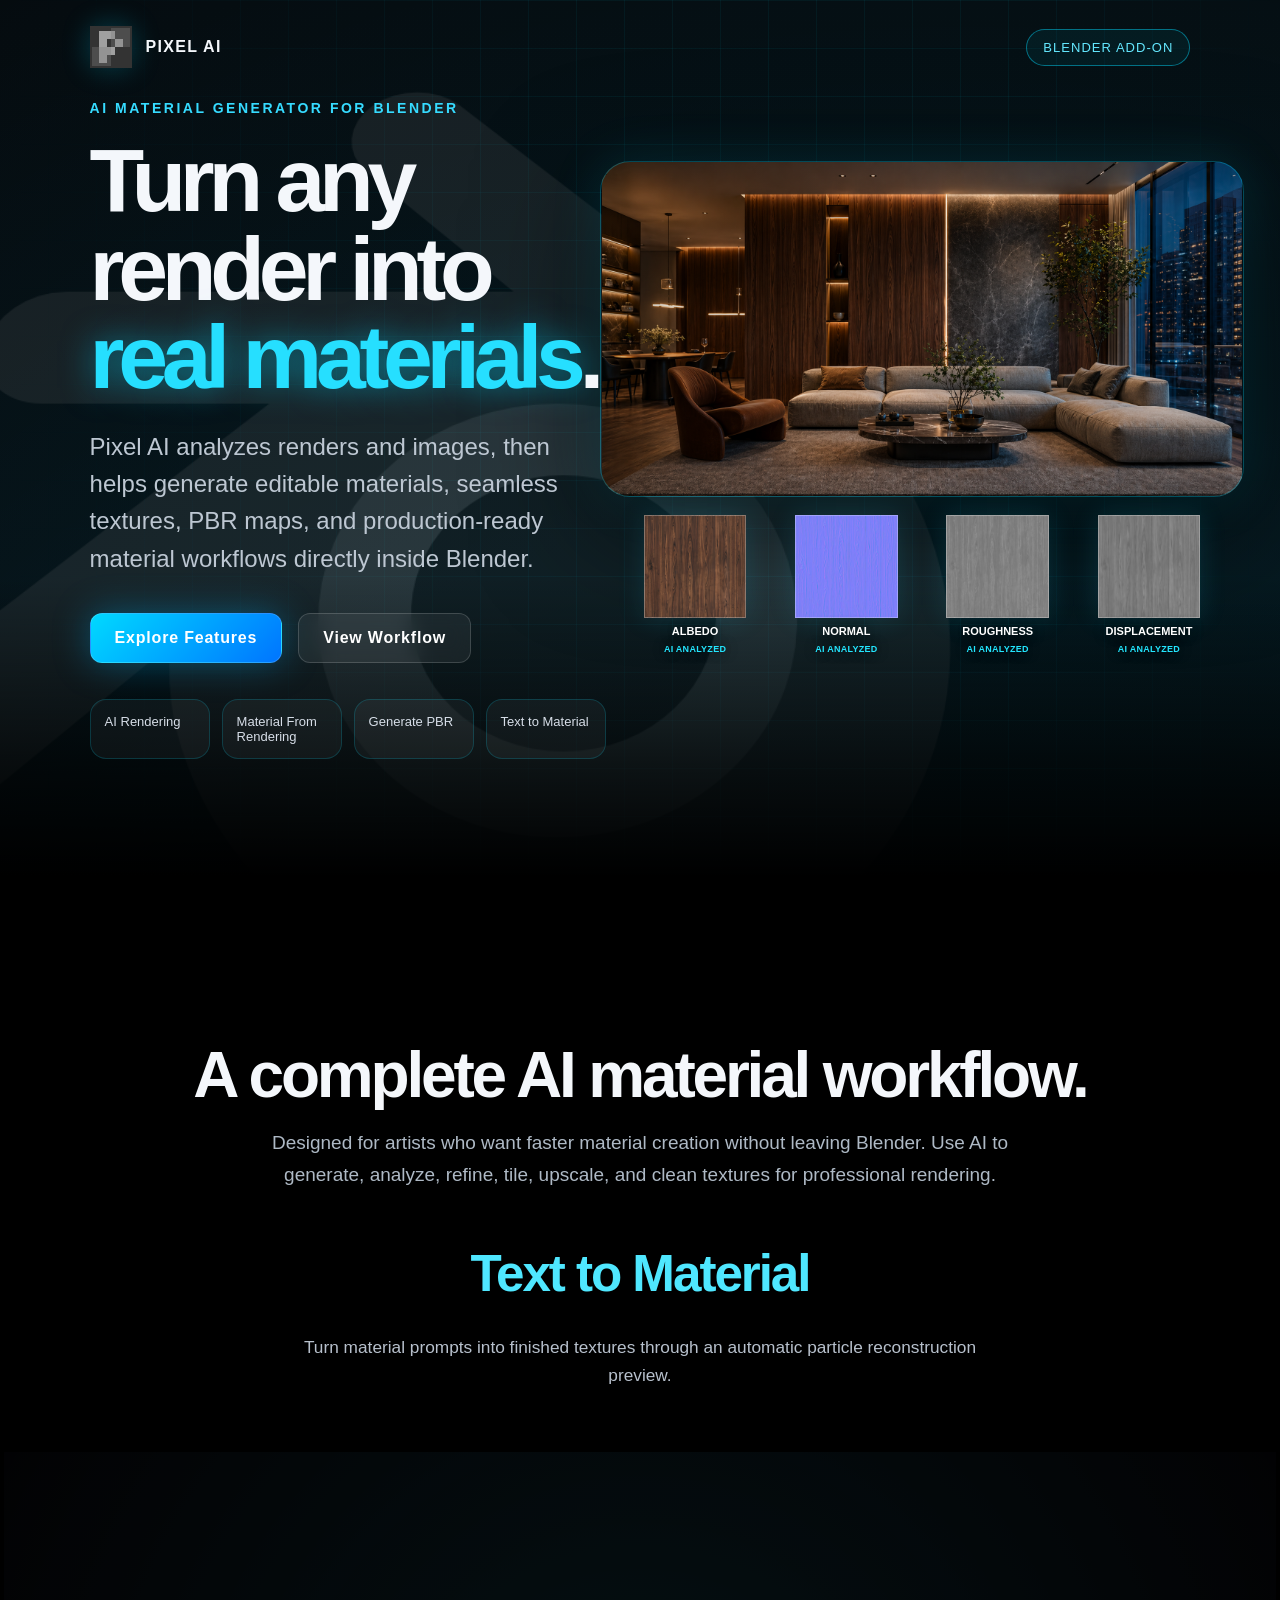
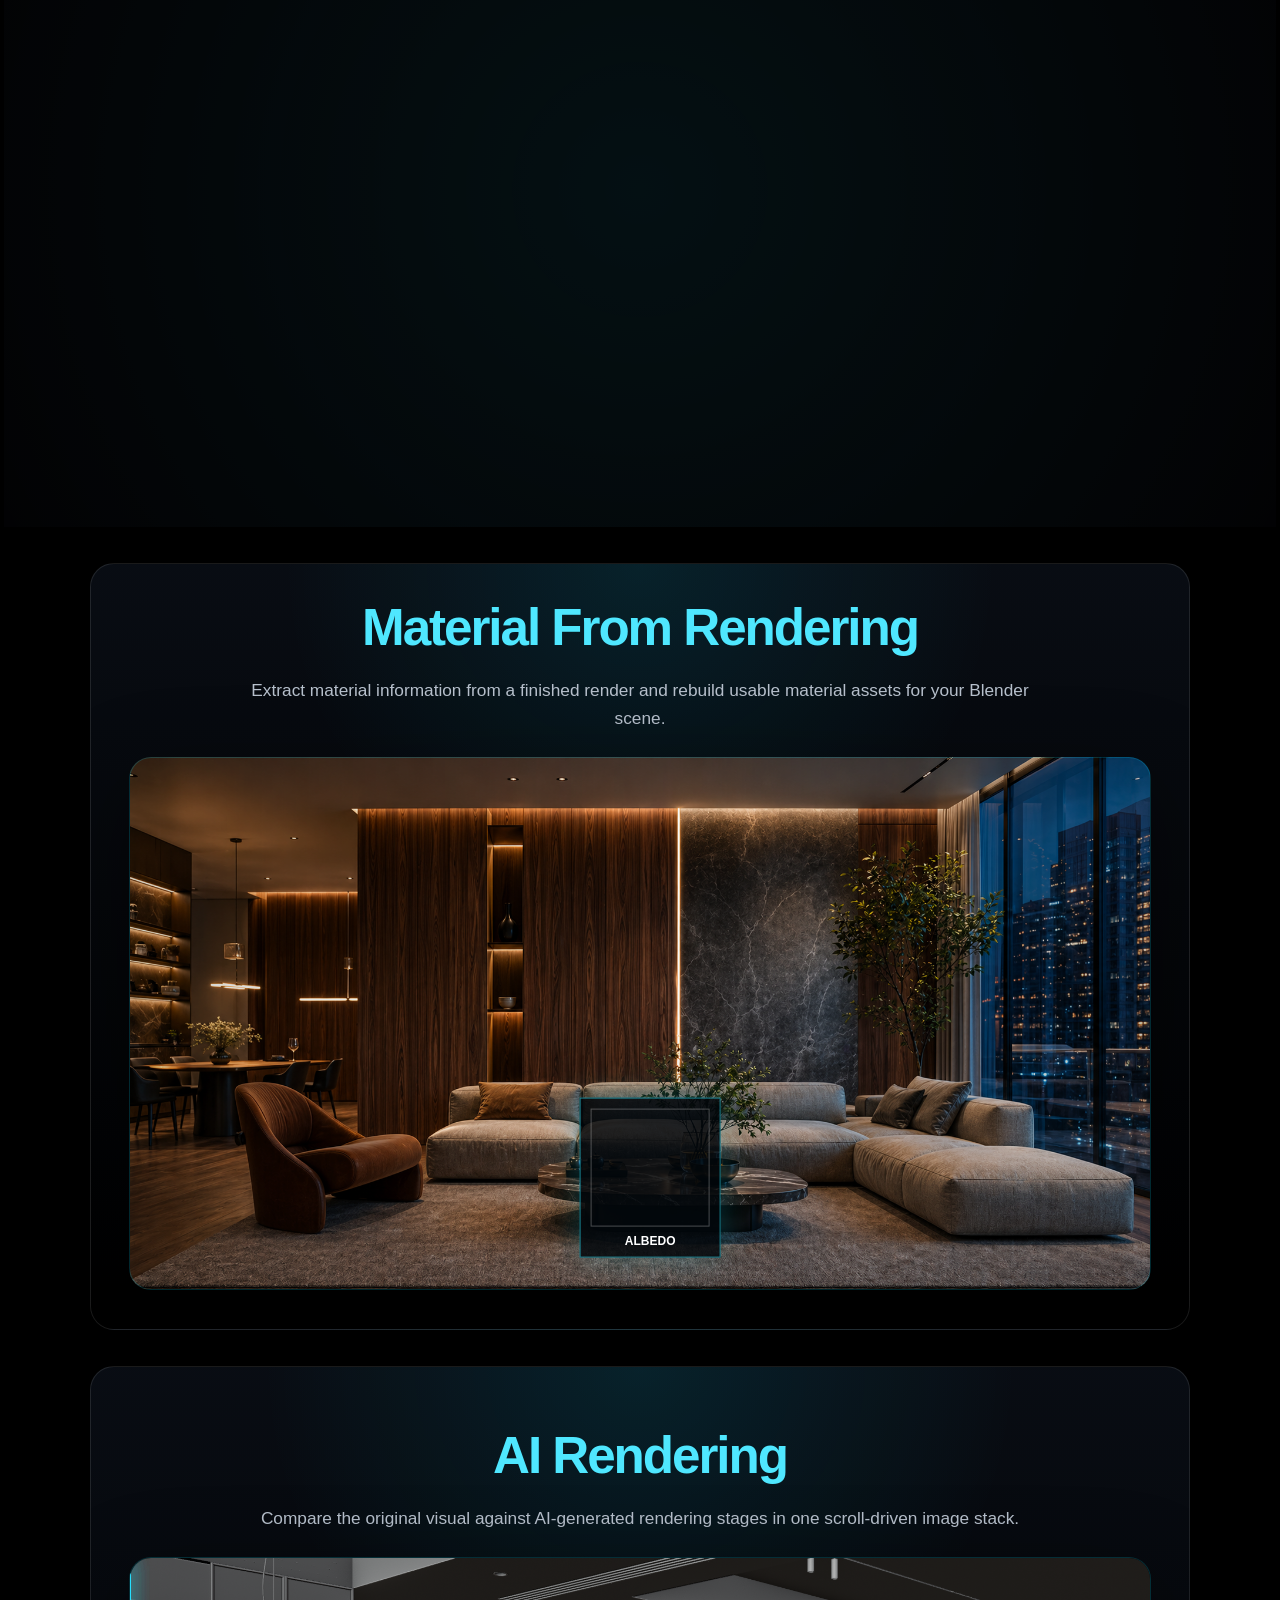
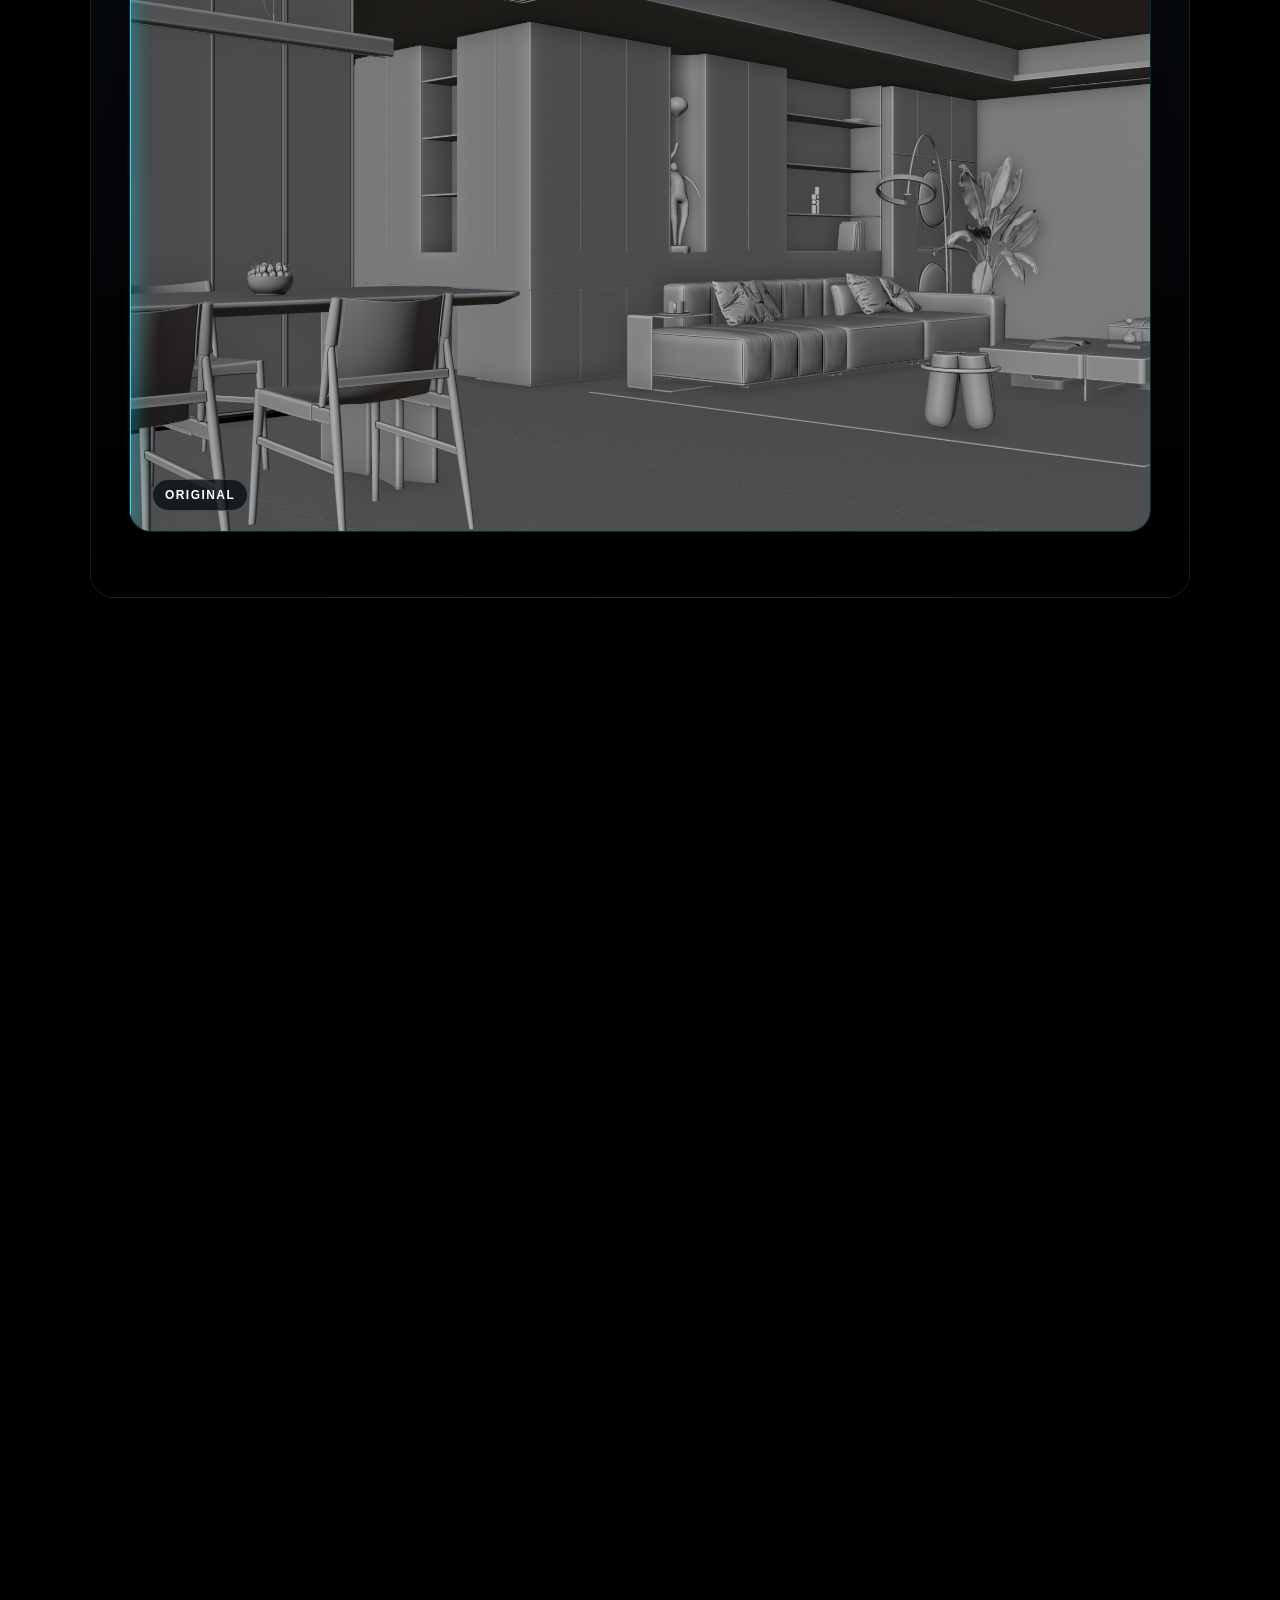
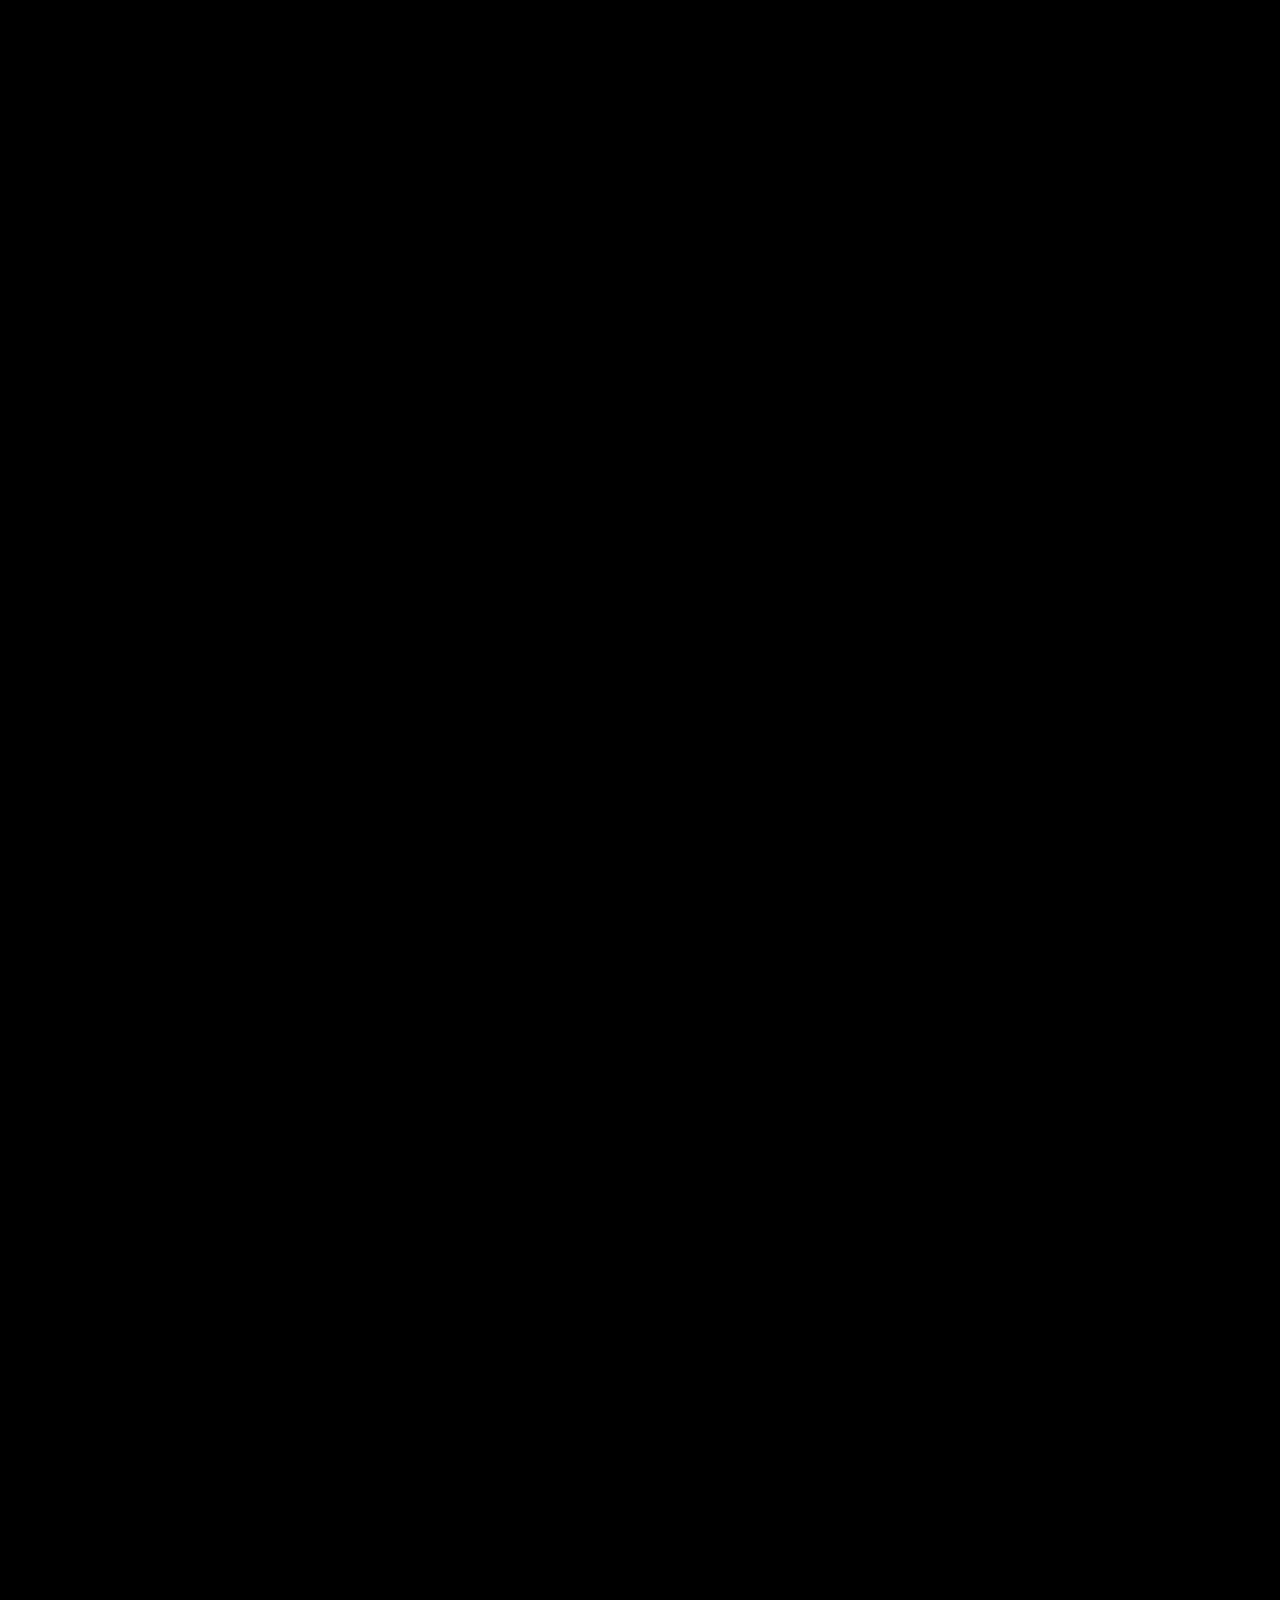
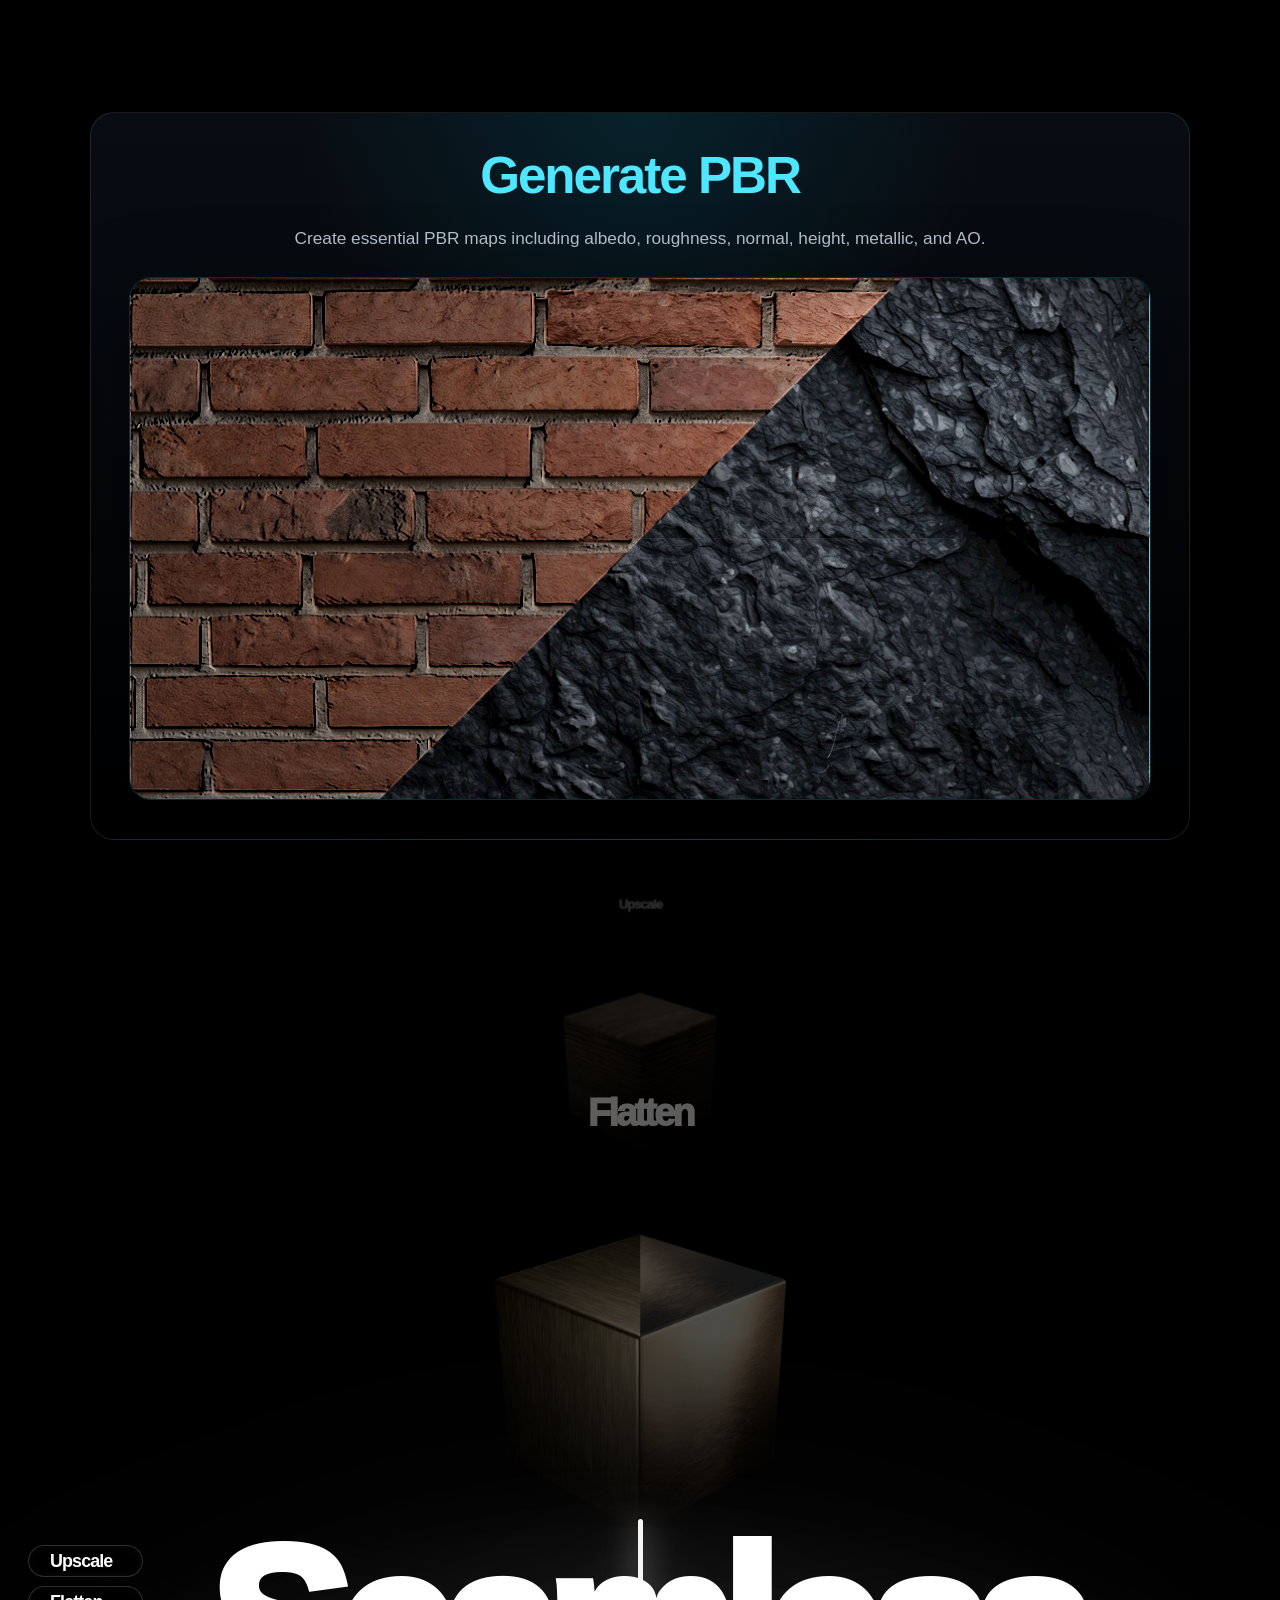
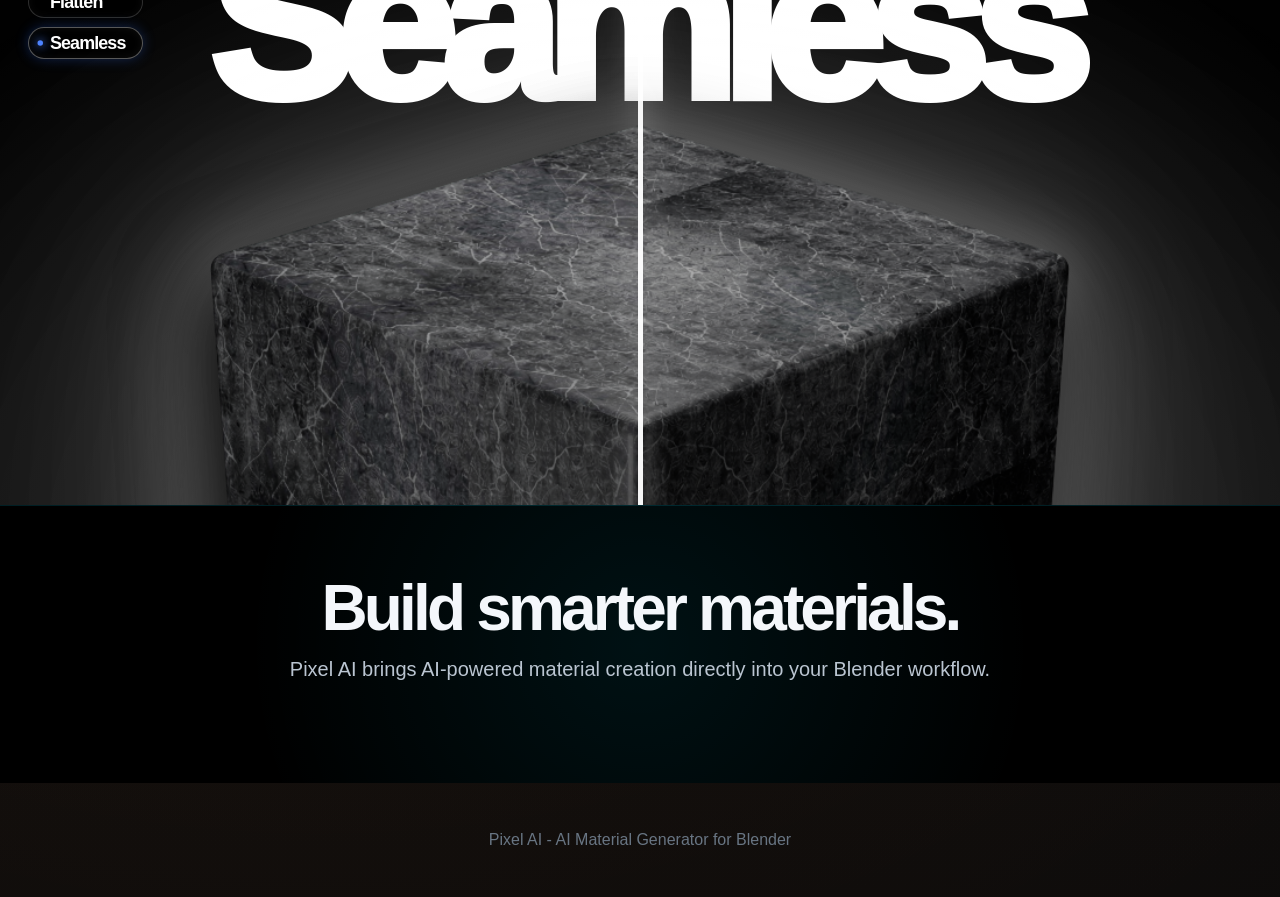
<file: index.html>
<!DOCTYPE html>
<html lang="en">
<head>
  <meta charset="UTF-8" />
  <meta name="viewport" content="width=device-width, initial-scale=1.0" />
  <title>Pixel AI - Blender AI Material Addon</title>
  <link rel="icon" href="img/5.png" type="image/png" />
  <link rel="stylesheet" href="index.css" />
  <script src="https://cdnjs.cloudflare.com/ajax/libs/gsap/3.12.5/gsap.min.js"></script>
  <script src="particle-data.js"></script>
  <script src="index.js" defer></script>
</head>
<body>
  <main class="page">
    <section class="hero">
      <div class="nav">
        <div class="brand">
          <div class="logo"><img src="img/5.png" alt="Pixel AI logo" /></div>
          PIXEL AI
        </div>
        <div class="pill">BLENDER ADD-ON</div>
      </div>
      <div class="hero-content">
        <div class="eyebrow">AI MATERIAL GENERATOR FOR BLENDER</div>
        <h1>Turn any render into <span class="highlight">real materials</span>.</h1>
        <p class="subtitle">Pixel AI analyzes renders and images, then helps generate editable materials, seamless textures, PBR maps, and production-ready material workflows directly inside Blender.</p>
        <div class="actions">
          <a class="button primary" href="#features">Explore Features</a>
          <a class="button secondary" href="#features">View Workflow</a>
        </div>
        <div class="feature-strip">
          <div class="mini-card">AI Rendering</div>
          <div class="mini-card">Material From Rendering</div>
          <div class="mini-card">Generate PBR</div>
          <div class="mini-card">Text to Material</div>
        </div>
      </div>
      <div class="visual-area">
        <div class="visual">
          <svg class="material-zones" viewBox="0 0 1736 906" aria-label="Selectable material areas" preserveAspectRatio="none">
            <!-- Material zone positions are edited here: each polygon uses x,y points in the 1736x906 image box. Later polygons sit above earlier ones. -->
            <polygon class="material-zone is-active" data-material="wood" tabindex="0" role="button" aria-label="Select wood wall material" points="450,72 1015,72 1015,420 940,420 940,522 450,522" />
            <polygon class="material-zone" data-material="marble" tabindex="0" role="button" aria-label="Select marble wall material" points="1015,72 1276,72 1276,546 1015,546" />
            <polygon class="material-zone" data-material="rug" tabindex="0" role="button" aria-label="Select rug material" points="0,640 1736,640 1736,906 0,906" />
            <polygon class="material-zone" data-material="sofa" tabindex="0" role="button" aria-label="Select sofa fabric material" points="485,528 1130,528 1238,600 1620,590 1736,660 1736,770 432,770 362,650" />
            <polygon class="material-zone" data-material="leather" tabindex="0" role="button" aria-label="Select leather chair material" points="120,512 276,520 386,690 318,812 92,798 0,650" />
            <polygon class="material-zone" data-material="table" tabindex="0" role="button" aria-label="Select coffee table material" points="740,660 1088,640 1260,704 1198,786 742,782 592,708" />
          </svg>
          <canvas id="c" class="material-grid-canvas" aria-hidden="true"></canvas>
        </div>
        <div class="scan-outputs" aria-hidden="true">
          <div class="scan-output albedo"><span></span><strong>ALBEDO</strong><em>AI ANALYZED</em></div>
          <div class="scan-output normal"><span></span><strong>NORMAL</strong><em>AI ANALYZED</em></div>
          <div class="scan-output roughness"><span></span><strong>ROUGHNESS</strong><em>AI ANALYZED</em></div>
          <div class="scan-output displacement"><span></span><strong>DISPLACEMENT</strong><em>AI ANALYZED</em></div>
        </div>
      </div>
    </section>

    <section class="section" id="features">
      <h2 class="section-title">A complete AI material workflow.</h2>
      <p class="section-text">Designed for artists who want faster material creation without leaving Blender. Use AI to generate, analyze, refine, tile, upscale, and clean textures for professional rendering.</p>
      <div class="grid">
        <div class="card text-material-card">
          <h3>Text to Material</h3>
          <p>Turn material prompts into finished textures through an automatic particle reconstruction preview.</p>
          <div class="particulate-demo" aria-label="Text to material particle reconstruction">
            <canvas id="text-material-canvas"></canvas>
            <div class="particulate-label">
              <span>TEXT PROMPT</span>
              <strong>AI MATERIAL SYNTHESIS</strong>
            </div>
          </div>
        </div>
        <div class="card material-rendering-card">
          <h3>Material From Rendering</h3>
          <p>Extract material information from a finished render and rebuild usable material assets for your Blender scene.</p>
          <div class="material-demo" aria-label="Click a material area to reveal the albedo texture">
            <svg class="demo-material-zones" viewBox="0 0 1736 906" aria-hidden="true" preserveAspectRatio="none">
              <polygon class="demo-material-zone" data-material="wood" points="450,72 1015,72 1015,420 940,420 940,522 450,522" />
              <polygon class="demo-material-zone" data-material="marble" points="1015,72 1276,72 1276,546 1015,546" />
              <polygon class="demo-material-zone" data-material="rug" points="0,640 1736,640 1736,906 0,906" />
              <polygon class="demo-material-zone" data-material="sofa" points="485,528 1130,528 1238,600 1620,590 1736,660 1736,770 432,770 362,650" />
              <polygon class="demo-material-zone" data-material="leather" points="120,512 276,520 386,690 318,812 92,798 0,650" />
              <polygon class="demo-material-zone" data-material="table" points="740,660 1088,640 1260,704 1198,786 742,782 592,708" />
            </svg>
            <div class="demo-albedo-pop">
              <span></span>
              <strong>ALBEDO</strong>
            </div>
          </div>
        </div>
        <div class="card ai-rendering-card">
          <div class="ai-sticky-stage">
            <h3>AI Rendering</h3>
            <p>Compare the original visual against AI-generated rendering stages in one scroll-driven image stack.</p>
            <div class="ai-comparator" aria-label="AI rendering comparison">
              <div class="ai-layer original">
                <img src="img/original_image.png" alt="Original rendering" />
                <span>ORIGINAL</span>
              </div>
              <div class="ai-layer ai-stage-one">
                <img src="img/AI_image.png" alt="AI rendering stage 1" />
                <span>AI RENDER 01</span>
              </div>
              <div class="ai-layer ai-stage-two">
                <img src="img/AI_image2.png" alt="AI rendering stage 2" />
                <span>AI RENDER 02</span>
              </div>
              <div class="ai-layer ai-stage-three">
                <img src="img/AI_image3.png" alt="AI rendering stage 3" />
                <span>AI RENDER 03</span>
              </div>
              <div class="ai-divider first"></div>
              <div class="ai-divider second"></div>
              <div class="ai-divider third"></div>
            </div>
          </div>
        </div>
        <div class="card pbr-card">
          <h3>Generate PBR</h3>
          <p>Create essential PBR maps including albedo, roughness, normal, height, metallic, and AO.</p>
          <div class="pbr-demo" aria-label="PBR lighting preview">
            <svg class="pbr-stage" viewBox="0 0 1600 820" role="img" aria-label="Base color lit by height map">
              <defs>
                <filter id="pbr-bump" x="0" y="0" width="1600" height="820" filterUnits="userSpaceOnUse">
                  <feImage href="img/PBRBaseColor.png" x="0" y="0" width="1600" height="820" preserveAspectRatio="xMidYMid slice" result="texture" />
                  <feImage href="img/Heightmap.png" x="0" y="0" width="1600" height="820" preserveAspectRatio="xMidYMid slice" result="bumpMap" />
                  <feColorMatrix in="bumpMap" type="luminanceToAlpha" result="bumpAlpha" />
                  <feDiffuseLighting in="bumpAlpha" surfaceScale="3.2" diffuseConstant="1.25" result="shading">
                    <fePointLight id="pbr-light" x="760" y="220" z="150" />
                  </feDiffuseLighting>
                  <feBlend in="texture" in2="shading" mode="multiply" />
                </filter>
              </defs>
              <rect width="1600" height="820" filter="url(#pbr-bump)" />
            </svg>
          </div>
        </div>
        <div class="card addon-showcase-card">
          <div class="addon-showcase" data-active="0" aria-label="Addon capability comparison showcase">
            <div class="addon-tabs" aria-label="Addon showcase controls">
              <button class="addon-tab is-active" type="button" data-addon-index="2">Upscale</button>
              <button class="addon-tab" type="button" data-addon-index="1">Flatten</button>
              <button class="addon-tab" type="button" data-addon-index="0">Seamless</button>
            </div>
            <div class="addon-stack" role="button" tabindex="0" aria-label="Show next addon comparison">
              <div class="addon-item is-active" data-addon-index="0">
                <strong class="addon-title">Seamless</strong>
                <div class="addon-cube">
                  <img class="addon-before" src="img/Seam.png" alt="Visible texture seam" />
                  <img class="addon-after" src="img/Seamless.png" alt="Seamless texture result" />
                  <span class="addon-split-line"></span>
                </div>
              </div>
              <div class="addon-item is-next" data-addon-index="1">
                <strong class="addon-title">Flatten</strong>
                <div class="addon-cube">
                  <img class="addon-before" src="img/unflatten.png" alt="Texture with baked lighting" />
                  <img class="addon-after" src="img/flatten.png" alt="Flattened texture result" />
                  <span class="addon-split-line"></span>
                </div>
              </div>
              <div class="addon-item is-tail" data-addon-index="2">
                <strong class="addon-title">Upscale</strong>
                <div class="addon-cube">
                  <img class="addon-before" src="img/NoScale.png" alt="Low resolution texture" />
                  <img class="addon-after" src="img/UpScale.png" alt="Upscaled texture result" />
                  <span class="addon-split-line"></span>
                </div>
              </div>
            </div>
          </div>
        </div>
      </div>
    </section>

    <section class="footer-cta">
      <h2>Build smarter materials.</h2>
      <p>Pixel AI brings AI-powered material creation directly into your Blender workflow.</p>
    </section>
    <footer>Pixel AI - AI Material Generator for Blender</footer>
  </main>
</body>
</html>
</file>
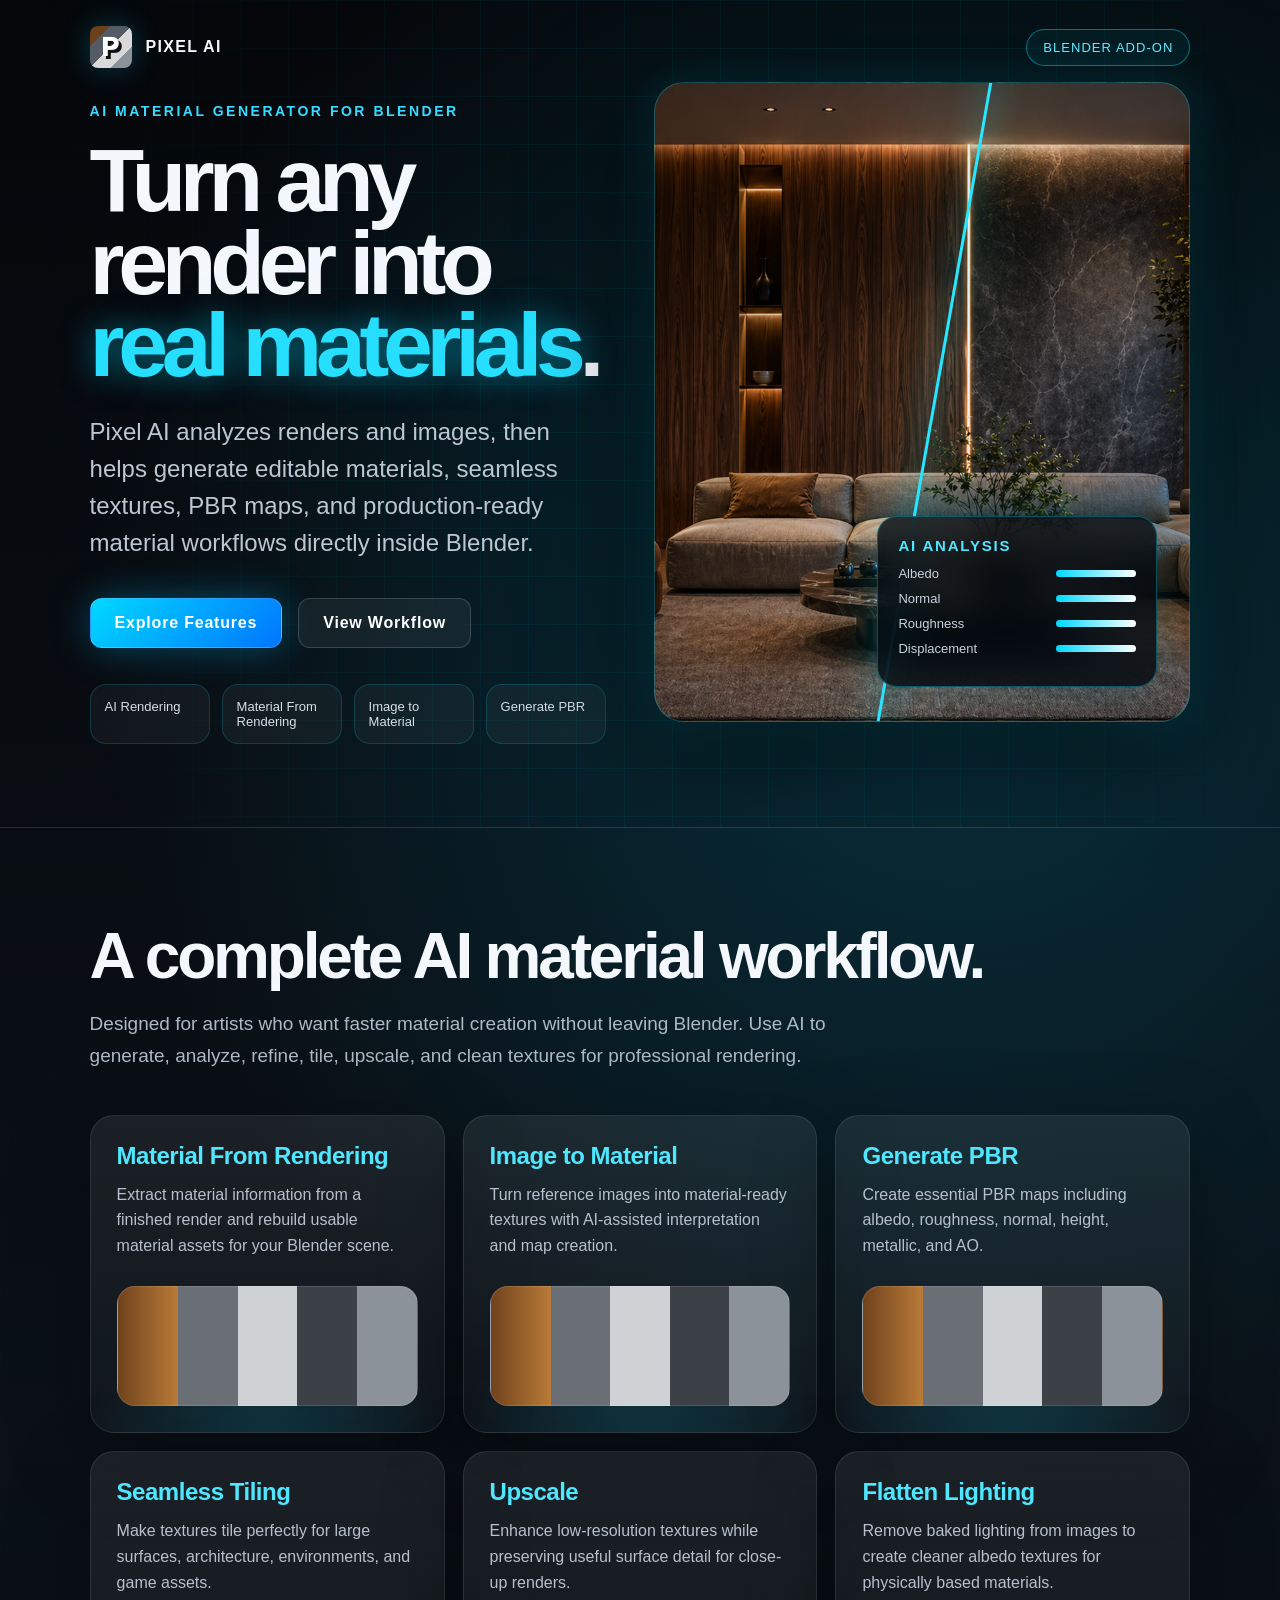
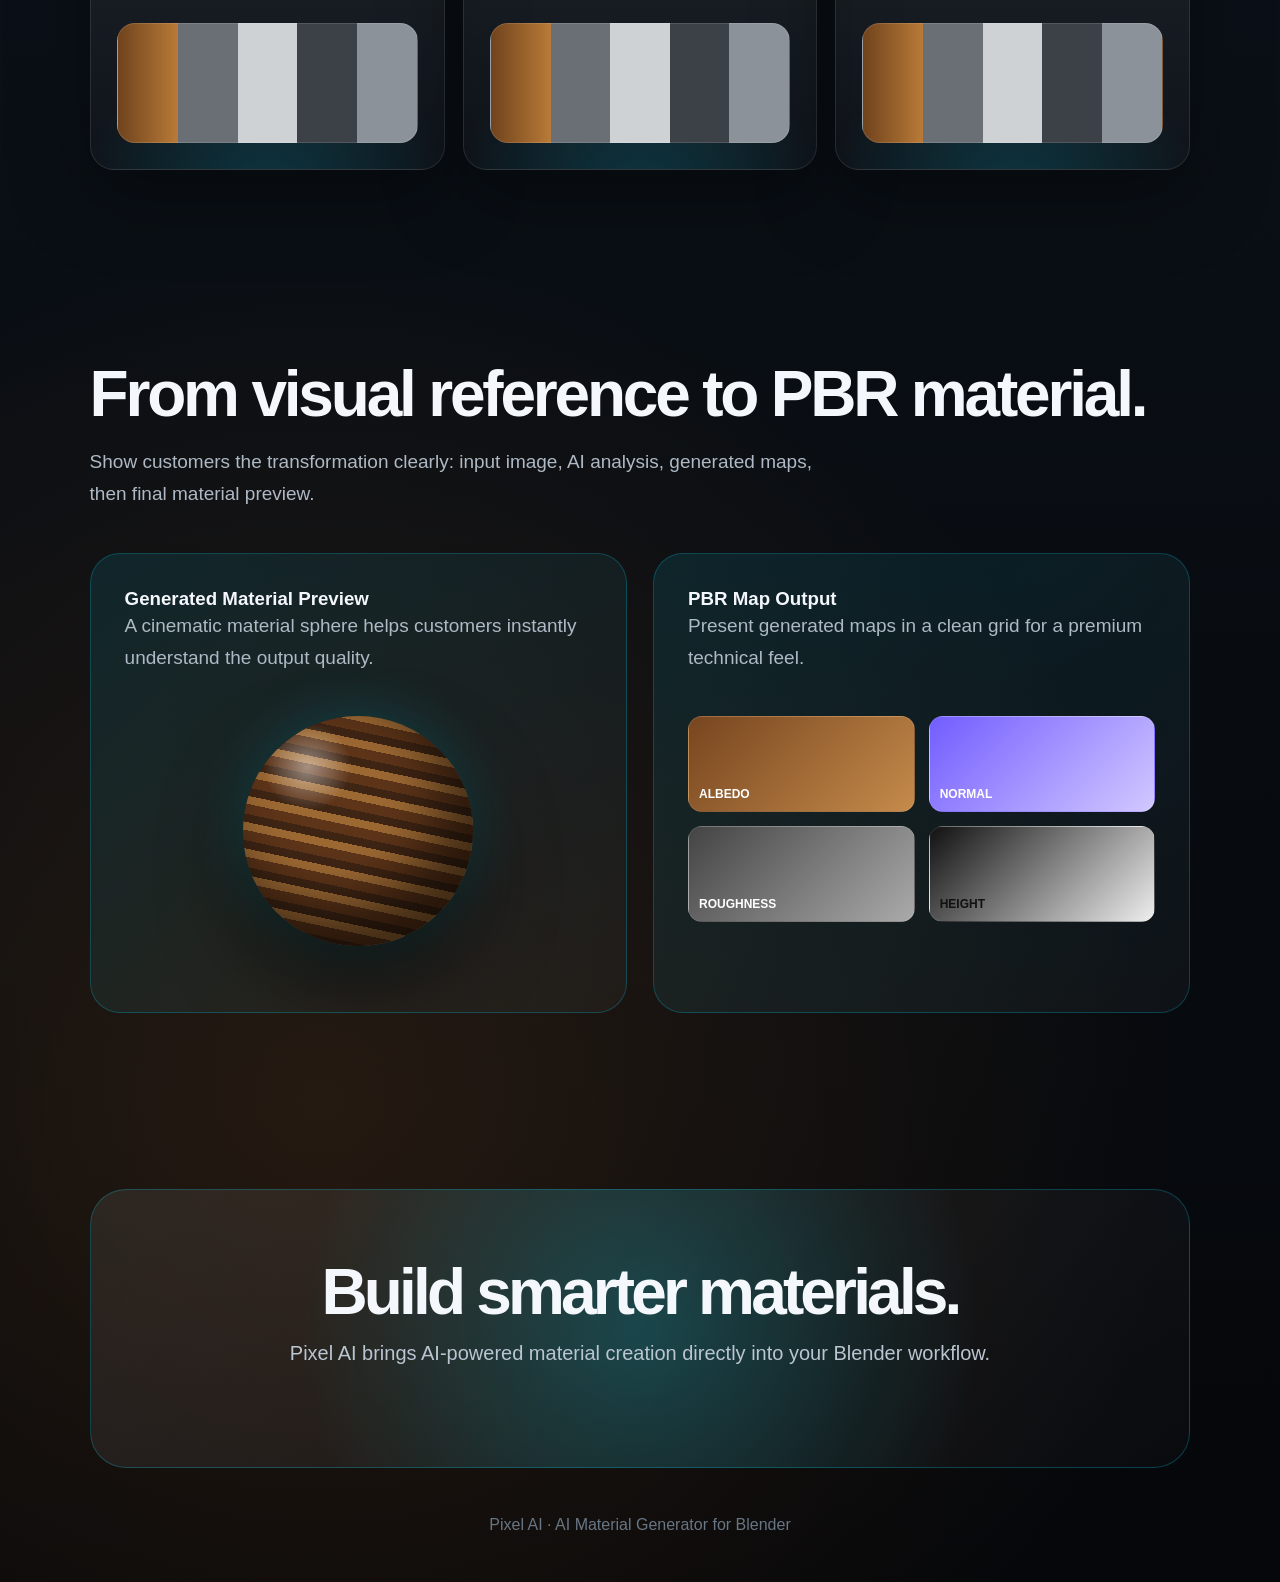
<file: pixel_ai_premium_addon_page.html>
<!DOCTYPE html>
<html lang="en">
<head>
  <meta charset="UTF-8" />
  <meta name="viewport" content="width=device-width, initial-scale=1.0" />
  <title>Pixel AI — Blender AI Material Addon</title>
  <style>
    *{box-sizing:border-box;margin:0;padding:0}
    body{background:#05070a;color:#f4f7fb;font-family:Inter,Arial,sans-serif;overflow-x:hidden}
    .page{width:100%;background:radial-gradient(circle at 75% 20%,rgba(0,210,255,.18),transparent 32%),radial-gradient(circle at 25% 85%,rgba(255,140,40,.12),transparent 30%),linear-gradient(180deg,#05070a 0%,#0b1118 45%,#05070a 100%)}
    .hero{position:relative;min-height:92vh;padding:56px 7vw 80px;display:grid;grid-template-columns:.95fr 1.05fr;align-items:center;gap:48px;overflow:hidden;border-bottom:1px solid rgba(0,220,255,.2)}
    .hero:before{content:"";position:absolute;inset:0;background-image:linear-gradient(rgba(0,220,255,.055) 1px,transparent 1px),linear-gradient(90deg,rgba(0,220,255,.055) 1px,transparent 1px);background-size:48px 48px;mask-image:linear-gradient(90deg,transparent,#000 45%,#000 80%,transparent)}
    .nav{position:absolute;top:26px;left:7vw;right:7vw;display:flex;justify-content:space-between;align-items:center;z-index:3}
    .brand{display:flex;align-items:center;gap:14px;font-weight:900;letter-spacing:.08em}
    .logo{width:42px;height:42px;border-radius:8px;background:linear-gradient(135deg,#6b401d 0 25%,#555b64 25% 50%,#d9d9d9 50% 75%,#8c929a 75% 100%);display:grid;place-items:center;box-shadow:0 0 28px rgba(0,220,255,.25);image-rendering:pixelated}
    .logo span{color:white;font-size:26px;font-weight:950;text-shadow:3px 3px 0 #111}
    .pill{border:1px solid rgba(0,220,255,.45);color:#64e8ff;padding:10px 16px;border-radius:999px;font-size:13px;letter-spacing:.08em;background:rgba(0,220,255,.06)}
    .hero-content{position:relative;z-index:2;padding-top:44px}
    .eyebrow{color:#36dbff;font-weight:800;letter-spacing:.18em;font-size:14px;margin-bottom:20px}
    h1{font-size:clamp(52px,7vw,104px);line-height:.92;letter-spacing:-.07em;margin-bottom:26px;max-width:840px}
    .highlight{color:#26dfff;text-shadow:0 0 32px rgba(0,220,255,.5)}
    .subtitle{color:#bdc7d2;font-size:clamp(18px,2vw,24px);line-height:1.55;max-width:620px;margin-bottom:36px}
    .actions{display:flex;flex-wrap:wrap;gap:16px;margin-bottom:36px}
    .button{padding:15px 24px;border-radius:12px;font-weight:800;letter-spacing:.05em;text-decoration:none;color:white;border:1px solid rgba(255,255,255,.16)}
    .primary{background:linear-gradient(135deg,#00d9ff,#0075ff);box-shadow:0 0 36px rgba(0,183,255,.35)}
    .secondary{background:rgba(255,255,255,.06);backdrop-filter:blur(10px)}
    .feature-strip{display:grid;grid-template-columns:repeat(4,minmax(120px,1fr));gap:12px;max-width:680px}
    .mini-card{border:1px solid rgba(0,220,255,.18);background:rgba(255,255,255,.045);padding:14px;border-radius:16px;color:#d7dee8;font-size:13px}
    .visual{position:relative;z-index:2;height:640px;border-radius:30px;overflow:hidden;background:linear-gradient(90deg,rgba(0,0,0,.18),rgba(0,0,0,0) 46%,rgba(0,0,0,.22)),url('img/interior-design-hero-scanned.png');background-size:cover;background-position:center center;border:1px solid rgba(0,220,255,.28);box-shadow:0 30px 120px rgba(0,0,0,.6),0 0 50px rgba(0,220,255,.16)}
    .scan-line{position:absolute;top:-10%;bottom:-10%;left:52%;width:3px;background:#29e6ff;box-shadow:0 0 30px #29e6ff,0 0 90px #29e6ff;transform:rotate(10deg)}
    .floating-panel{position:absolute;right:32px;bottom:34px;width:280px;padding:20px;border-radius:20px;border:1px solid rgba(0,220,255,.32);background:rgba(2,10,16,.78);backdrop-filter:blur(18px);box-shadow:0 0 50px rgba(0,220,255,.16)}
    .floating-panel h3{color:#4fe7ff;margin-bottom:12px;font-size:15px;letter-spacing:.12em}
    .map-row{display:flex;align-items:center;justify-content:space-between;margin:10px 0;color:#c8d3dd;font-size:13px}
    .bar{width:80px;height:7px;border-radius:999px;background:linear-gradient(90deg,#00d9ff,#fff)}
    .section{padding:96px 7vw}
    .section-title{font-size:clamp(36px,5vw,68px);line-height:1;letter-spacing:-.05em;margin-bottom:20px}
    .section-text{color:#aeb9c5;max-width:760px;font-size:19px;line-height:1.7;margin-bottom:42px}
    .grid{display:grid;grid-template-columns:repeat(3,1fr);gap:18px}
    .card{min-height:310px;border-radius:24px;padding:26px;border:1px solid rgba(255,255,255,.1);background:linear-gradient(180deg,rgba(255,255,255,.075),rgba(255,255,255,.025));box-shadow:0 24px 80px rgba(0,0,0,.35);overflow:hidden;position:relative}
    .card:after{content:"";position:absolute;inset:auto -20% -40% -20%;height:180px;background:radial-gradient(circle,rgba(0,220,255,.18),transparent 70%)}
    .card h3{font-size:24px;color:#4fe7ff;margin-bottom:12px;letter-spacing:-.02em}
    .card p{color:#b7c0cc;line-height:1.6;position:relative;z-index:1}
    .material-preview{margin-top:28px;height:120px;border-radius:18px;background:linear-gradient(90deg,#70431d,#b87a37 20%,#696f75 20% 40%,#cfd2d5 40% 60%,#3c4148 60% 80%,#8b929a 80%);image-rendering:pixelated;position:relative;z-index:1;border:1px solid rgba(255,255,255,.12)}
    .workflow{display:grid;grid-template-columns:1fr 1fr;gap:26px;align-items:stretch}
    .big-panel{border-radius:30px;padding:34px;min-height:460px;background:linear-gradient(135deg,rgba(0,220,255,.1),rgba(255,255,255,.035));border:1px solid rgba(0,220,255,.22);position:relative;overflow:hidden}
    .sphere{width:230px;height:230px;border-radius:50%;margin:42px auto 0;background:radial-gradient(circle at 28% 22%,rgba(255,255,255,.45),transparent 18%),repeating-linear-gradient(12deg,#5e3519 0 10px,#9d6933 10px 18px,#3f2514 18px 26px);box-shadow:inset -30px -35px 60px rgba(0,0,0,.6),0 40px 80px rgba(0,0,0,.55),0 0 55px rgba(0,220,255,.2)}
    .maps{display:grid;grid-template-columns:repeat(2,1fr);gap:14px;margin-top:40px}
    .map{height:96px;border-radius:14px;border:1px solid rgba(255,255,255,.1);display:flex;align-items:end;padding:10px;color:white;font-size:12px;font-weight:800}
    .map:nth-child(1){background:linear-gradient(135deg,#77451f,#c58b4b)}.map:nth-child(2){background:linear-gradient(135deg,#725dff,#d2c8ff)}.map:nth-child(3){background:linear-gradient(135deg,#444,#aaa)}.map:nth-child(4){background:linear-gradient(135deg,#111,#eee);color:#111}
    .footer-cta{margin:80px 7vw 0;padding:70px;border-radius:36px;text-align:center;background:radial-gradient(circle at center,rgba(0,220,255,.22),transparent 60%),linear-gradient(135deg,rgba(255,255,255,.08),rgba(255,255,255,.02));border:1px solid rgba(0,220,255,.24)}
    .footer-cta h2{font-size:clamp(38px,5vw,74px);line-height:1;letter-spacing:-.06em;margin-bottom:18px}.footer-cta p{color:#bac5d1;font-size:20px;margin-bottom:32px}
    footer{padding:48px 7vw;color:#687583;text-align:center}
    @media(max-width:980px){.hero,.workflow{grid-template-columns:1fr}.visual{height:480px}.grid{grid-template-columns:1fr}.feature-strip{grid-template-columns:repeat(2,1fr)}}
  </style>
</head>
<body>
  <main class="page">
    <section class="hero">
      <div class="nav"><div class="brand"><div class="logo"><span>P</span></div> PIXEL AI</div><div class="pill">BLENDER ADD-ON</div></div>
      <div class="hero-content">
        <div class="eyebrow">AI MATERIAL GENERATOR FOR BLENDER</div>
        <h1>Turn any render into <span class="highlight">real materials</span>.</h1>
        <p class="subtitle">Pixel AI analyzes renders and images, then helps generate editable materials, seamless textures, PBR maps, and production-ready material workflows directly inside Blender.</p>
        <div class="actions"><a class="button primary" href="#features">Explore Features</a><a class="button secondary" href="#workflow">View Workflow</a></div>
        <div class="feature-strip"><div class="mini-card">AI Rendering</div><div class="mini-card">Material From Rendering</div><div class="mini-card">Image to Material</div><div class="mini-card">Generate PBR</div></div>
      </div>
      <div class="visual"><div class="scan-line"></div><div class="floating-panel"><h3>AI ANALYSIS</h3><div class="map-row"><span>Albedo</span><div class="bar"></div></div><div class="map-row"><span>Normal</span><div class="bar"></div></div><div class="map-row"><span>Roughness</span><div class="bar"></div></div><div class="map-row"><span>Displacement</span><div class="bar"></div></div></div></div>
    </section>
    <section class="section" id="features">
      <h2 class="section-title">A complete AI material workflow.</h2>
      <p class="section-text">Designed for artists who want faster material creation without leaving Blender. Use AI to generate, analyze, refine, tile, upscale, and clean textures for professional rendering.</p>
      <div class="grid">
        <div class="card"><h3>Material From Rendering</h3><p>Extract material information from a finished render and rebuild usable material assets for your Blender scene.</p><div class="material-preview"></div></div>
        <div class="card"><h3>Image to Material</h3><p>Turn reference images into material-ready textures with AI-assisted interpretation and map creation.</p><div class="material-preview"></div></div>
        <div class="card"><h3>Generate PBR</h3><p>Create essential PBR maps including albedo, roughness, normal, height, metallic, and AO.</p><div class="material-preview"></div></div>
        <div class="card"><h3>Seamless Tiling</h3><p>Make textures tile perfectly for large surfaces, architecture, environments, and game assets.</p><div class="material-preview"></div></div>
        <div class="card"><h3>Upscale</h3><p>Enhance low-resolution textures while preserving useful surface detail for close-up renders.</p><div class="material-preview"></div></div>
        <div class="card"><h3>Flatten Lighting</h3><p>Remove baked lighting from images to create cleaner albedo textures for physically based materials.</p><div class="material-preview"></div></div>
      </div>
    </section>
    <section class="section" id="workflow">
      <h2 class="section-title">From visual reference to PBR material.</h2>
      <p class="section-text">Show customers the transformation clearly: input image, AI analysis, generated maps, then final material preview.</p>
      <div class="workflow"><div class="big-panel"><h3>Generated Material Preview</h3><p class="section-text">A cinematic material sphere helps customers instantly understand the output quality.</p><div class="sphere"></div></div><div class="big-panel"><h3>PBR Map Output</h3><p class="section-text">Present generated maps in a clean grid for a premium technical feel.</p><div class="maps"><div class="map">ALBEDO</div><div class="map">NORMAL</div><div class="map">ROUGHNESS</div><div class="map">HEIGHT</div></div></div></div>
    </section>
    <section class="footer-cta"><h2>Build smarter materials.</h2><p>Pixel AI brings AI-powered material creation directly into your Blender workflow.</p></section>
    <footer>Pixel AI · AI Material Generator for Blender</footer>
  </main>
</body>
</html>
</file>
<file: index.css>
* {
  box-sizing: border-box;
  margin: 0;
  padding: 0;
}

body {
  background: #000;
  color: #f4f7fb;
  font-family: Inter, Arial, sans-serif;
  overflow-x: hidden;
}
.page {
  width: 100%;
  background:
    radial-gradient(circle at 75% 20%, rgba(0, 210, 255, .18), transparent 32%),
    radial-gradient(circle at 25% 85%, rgba(255, 140, 40, .12), transparent 30%),
    linear-gradient(180deg, #05070a 0%, #0b1118 45%, #05070a 100%);
}

.hero {
  position: relative;
  min-height: 92vh;
  padding: 56px 7vw 118px;
  display: grid;
  grid-template-columns: .95fr 1.05fr;
  align-items: center;
  gap: 48px;
  overflow: hidden;
}

.hero::before {
  content: "";
  position: absolute;
  inset: 0;
  background-image:
    linear-gradient(rgba(0, 220, 255, .055) 1px, transparent 1px),
    linear-gradient(90deg, rgba(0, 220, 255, .055) 1px, transparent 1px);
  background-size: 48px 48px;
  mask-image: linear-gradient(90deg, transparent, #000 45%, #000 80%, transparent);
  z-index: 0;
  pointer-events: none;
}

.hero::after {
  content: "";
  position: absolute;
  left: -17%;
  top: -7%;
  width: min(142vw, 1220px);
  aspect-ratio: 1;
  background: url("img/blender_icon_1024x1024.png") center / contain no-repeat;
  filter: grayscale(1) brightness(.85);
  opacity: .16;
  z-index: 0;
  pointer-events: none;
}

.nav {
  position: absolute;
  top: 26px;
  left: 7vw;
  right: 7vw;
  display: flex;
  justify-content: space-between;
  align-items: center;
  z-index: 4;
}

.brand {
  display: flex;
  align-items: center;
  gap: 14px;
  font-weight: 900;
  letter-spacing: .08em;
}

.logo {
  width: 42px;
  height: 42px;
  border-radius: 8px;
  background: linear-gradient(135deg, #6b401d 0 25%, #555b64 25% 50%, #d9d9d9 50% 75%, #8c929a 75% 100%);
  display: grid;
  place-items: center;
  box-shadow: 0 0 28px rgba(0, 220, 255, .25);
  image-rendering: pixelated;
}

.logo img {
  width: 100%;
  height: 100%;
  border-radius: 0px;
  object-fit: cover;
}

.pill {
  border: 1px solid rgba(0, 220, 255, .45);
  color: #64e8ff;
  padding: 10px 16px;
  border-radius: 999px;
  font-size: 13px;
  letter-spacing: .08em;
  background: rgba(0, 220, 255, .06);
}

.hero-content {
  position: relative;
  z-index: 3;
  padding-top: 44px;
}

.eyebrow {
  color: #36dbff;
  font-weight: 800;
  letter-spacing: .18em;
  font-size: 14px;
  margin-bottom: 20px;
}

h1 {
  font-size: clamp(52px, 7vw, 104px);

  line-height: .99;

  letter-spacing: -.07em;

  margin-bottom: 26px;

  max-width: 840px;
}

.highlight {
  color: #26dfff;
  text-shadow: 0 0 32px rgba(0, 220, 255, .5);
}

.subtitle {
  color: #bdc7d2;
  font-size: clamp(18px, 2vw, 24px);
  line-height: 1.55;
  max-width: 620px;
  margin-bottom: 36px;
}

.actions {
  display: flex;
  flex-wrap: wrap;
  gap: 16px;
  margin-bottom: 36px;
}

.button {
  padding: 15px 24px;
  border-radius: 12px;
  font-weight: 800;
  letter-spacing: .05em;
  text-decoration: none;
  color: white;
  border: 1px solid rgba(255, 255, 255, .16);
}

.primary {
  background: linear-gradient(135deg, #00d9ff, #0075ff);
  box-shadow: 0 0 36px rgba(0, 183, 255, .35);
}

.secondary {
  background: rgba(255, 255, 255, .06);
  backdrop-filter: blur(10px);
}

.feature-strip {
  display: grid;
  grid-template-columns: repeat(4, minmax(120px, 1fr));
  gap: 12px;
  max-width: 680px;
}

.mini-card {
  border: 1px solid rgba(0, 220, 255, .18);
  background: rgba(255, 255, 255, .045);
  padding: 14px;
  border-radius: 16px;
  color: #d7dee8;
  font-size: 13px;
}

.visual-area {
  position: relative;
  z-index: 1;
  width: min(120%, 1120px);
  justify-self: center;
  --albedo-map: url("img/Texture/Wood.png");
  --normal-map: url("img/Texture/Wood_normal.png");
  --roughness-map: url("img/Texture/Wood_roughness.png");
  --height-map: url("img/Texture/Wood_height.png");
}

.visual {
  position: relative;
  width: 100%;
  aspect-ratio: 1736 / 906;
  border-radius: 30px;
  overflow: hidden;
  background:
    linear-gradient(90deg, rgba(0, 0, 0, .18), rgba(0, 0, 0, 0) 46%, rgba(0, 0, 0, .22)),
    url("img/interior-design-hero-scanned.png");
  background-size: contain;
  background-position: center center;
  background-repeat: no-repeat;
  border: 1px solid rgba(0, 220, 255, .28);
  box-shadow: 0 30px 120px rgba(0, 0, 0, .6), 0 0 50px rgba(0, 220, 255, .16);
}

.material-zones {
  position: absolute;
  inset: 0;
  z-index: 5;
  width: 100%;
  height: 100%;
  --wood-zone-x: 0px;
  --wood-zone-y: 0px;
  --marble-zone-x: 0px;
  --marble-zone-y: 0px;
  --rug-zone-x: 0px;
  --rug-zone-y: 0px;
  --sofa-zone-x: 0px;
  --sofa-zone-y: 0px;
  --leather-zone-x: 0px;
  --leather-zone-y: 0px;
  --table-zone-x: 0px;
  --table-zone-y: 0px;
}

.material-zone {
  --zone-offset-x: 0px;
  --zone-offset-y: 0px;
  outline: none;
  cursor: pointer;
  fill: rgba(34, 232, 255, 0);
  stroke: rgba(34, 232, 255, 0);
  stroke-width: 1;
  pointer-events: all;
  vector-effect: non-scaling-stroke;
  filter: drop-shadow(0 0 0 rgba(34, 232, 255, 0));
  transform: translate(var(--zone-offset-x), var(--zone-offset-y));
  transform-box: view-box;
  transition: fill .22s ease, stroke .22s ease, stroke-width .22s ease, filter .22s ease, transform .22s ease;
}

.material-zone:focus,
.material-zone:focus-visible {
  outline: none;
}

.material-zone[data-material="wood"] {
  --zone-offset-x: var(--wood-zone-x);
  --zone-offset-y: var(--wood-zone-y);
}

.material-zone[data-material="marble"] {
  --zone-offset-x: var(--marble-zone-x);
  --zone-offset-y: var(--marble-zone-y);
}

.material-zone[data-material="rug"] {
  --zone-offset-x: var(--rug-zone-x);
  --zone-offset-y: var(--rug-zone-y);
}

.material-zone[data-material="sofa"] {
  --zone-offset-x: var(--sofa-zone-x);
  --zone-offset-y: var(--sofa-zone-y);
}

.material-zone[data-material="leather"] {
  --zone-offset-x: var(--leather-zone-x);
  --zone-offset-y: var(--leather-zone-y);
}

.material-zone[data-material="table"] {
  --zone-offset-x: var(--table-zone-x);
  --zone-offset-y: var(--table-zone-y);
}

.material-zone:hover,
.material-zone.is-active {
  fill: rgba(34, 232, 255, 0);
  stroke: rgba(34, 232, 255, 0);
  stroke-width: 1;
  filter: none;
}

.material-grid-canvas {
  position: absolute;
  inset: 0;
  z-index: 3;
  width: 100%;
  height: 100%;
  pointer-events: none;
}

.scan-effect {
  position: absolute;
  inset: 0;
  z-index: 4;
  overflow: hidden;
  pointer-events: none;
  background: none;
}

.scan-outputs {
  position: relative;
  width: min(88%, 920px);
  margin: 18px auto 0;
  display: grid;
  grid-template-columns: repeat(4, minmax(0, 1fr));
  gap: clamp(16px, 3vw, 42px);
  z-index: 1;
}

.scan-outputs::before {
  content: none;
}

.scan-output {
  position: relative;
  display: grid;
  grid-template-columns: 1fr;
  gap: 8px;
  justify-items: center;
  align-items: start;
  min-width: 0;
  min-height: 0;
  color: white;
  text-shadow: 0 0 12px rgba(0, 0, 0, .8);
}

.scan-output::before {
  content: none;
}

.scan-output span {
  width: clamp(96px, 8vw, 132px);
  max-width: 100%;
  aspect-ratio: 1;
  height: auto;
  border: 1px solid rgba(255, 255, 255, .28);
  box-shadow: 0 0 26px rgba(38, 223, 255, .14);
  background-position: center;
  background-size: cover;
}

.visual-area.texture-resolving .scan-output span {
  animation: textureResolve .72s steps(7, end) both;
}

@keyframes textureResolve {
  0% {
    filter: blur(13px) contrast(1.45) saturate(1.12);
    image-rendering: pixelated;
    opacity: .58;
    transform: scale(1.035);
  }

  58% {
    filter: blur(5px) contrast(1.25) saturate(1.08);
    image-rendering: pixelated;
    opacity: .86;
  }

  100% {
    filter: blur(0) contrast(1) saturate(1);
    image-rendering: auto;
    opacity: 1;
    transform: scale(1);
  }
}

.scan-output strong {
  font-size: 11px;
  line-height: 1;
  font-weight: 800;
  letter-spacing: 0;
  max-width: 100%;
  white-space: nowrap;
  text-align: center;
}

.scan-output em {
  color: #23e6ff;
  font-size: 9px;
  line-height: 1;
  font-style: normal;
  font-weight: 800;
  letter-spacing: .03em;
  max-width: 100%;
  white-space: nowrap;
  text-align: center;
}

.scan-output.albedo span {
  background-image: var(--albedo-map);
}

.scan-output.normal span {
  background-image: var(--normal-map);
}

.scan-output.roughness span {
  background-image: var(--roughness-map);
}

.scan-output.displacement span {
  background-image: var(--height-map);
}

.floating-panel {
  position: absolute;
  right: 26px;
  bottom: 30px;
  z-index: 4;
  pointer-events: none;
  width: 280px;
  padding: 20px;
  border-radius: 20px;
  border: 1px solid rgba(0, 220, 255, .32);
  background: rgba(2, 10, 16, .78);
  backdrop-filter: blur(18px);
  box-shadow: 0 0 50px rgba(0, 220, 255, .16);
}

.floating-panel h3 {
  color: #4fe7ff;
  margin-bottom: 6px;
  font-size: 15px;
  letter-spacing: .12em;
}

.selected-material {
  color: #eef7fb;
  font-size: 14px;
  font-weight: 800;
  letter-spacing: .05em;
  margin-bottom: 12px;
}

.map-row {
  display: flex;
  align-items: center;
  justify-content: space-between;
  margin: 10px 0;
  color: #c8d3dd;
  font-size: 13px;
}

.bar {
  width: 80px;
  height: 7px;
  border-radius: 999px;
  background: linear-gradient(90deg, #00d9ff, #fff);
}

.section {
  position: relative;
  padding: 118px 7vw;
  background: #000;
}

.section > * {
  position: relative;
  z-index: 1;
}

#features {
  padding-top: 166px;
  padding-bottom: 0;
  border-top: 0;
  background: #000;
}

#features::before {
  content: "";
  position: absolute;
  left: 0;
  right: 0;
  top: -300px;
  height: 300px;
  z-index: 0;
  pointer-events: none;
  background: linear-gradient(180deg, rgba(0, 0, 0, 0) 0%, rgba(0, 0, 0, .68) 62%, #000 100%);
}

#workflow {
  background: #000;
}

.section-title {
  font-size: clamp(36px, 5vw, 68px);
  line-height: 1;
  letter-spacing: -.05em;
  margin-bottom: 20px;
  text-align: center;
}

.section-text {
  color: #aeb9c5;
  max-width: 760px;
  font-size: 19px;
  line-height: 1.7;
  margin: 0 auto 58px;
  text-align: center;
}

.grid {
  display: grid;
  grid-template-columns: 1fr;
  gap: 36px;
  max-width: 1320px;
  margin: 0 auto;
}

.card {
  min-height: 0;
  border-radius: 24px;
  padding: clamp(24px, 3vw, 44px);
  border: 1px solid rgba(255, 255, 255, .1);
  background:
    radial-gradient(circle at 50% 0%, rgba(0, 220, 255, .1), transparent 38%),
    linear-gradient(180deg, rgba(9, 13, 20, .96), rgba(0, 0, 0, .96));
  box-shadow: 0 24px 80px rgba(0, 0, 0, .35);
  overflow: hidden;
  position: relative;
  display: flex;
  flex-direction: column;
  align-items: center;
  gap: 24px;
  text-align: center;
}

.card::after {
  content: "";
  position: absolute;
  inset: auto -20% -40% -20%;
  height: 180px;
  background: radial-gradient(circle, rgba(0, 220, 255, .18), transparent 70%);
}

.card h3 {
  font-size: clamp(32px, 4vw, 58px);
  color: #4fe7ff;
  letter-spacing: -.04em;
  line-height: .96;
  max-width: 960px;
}

.card p {
  color: #b7c0cc;
  font-size: clamp(17px, 1.35vw, 21px);
  line-height: 1.65;
  position: relative;
  z-index: 1;
  max-width: 820px;
}

.material-preview {
  margin-top: 0;
  height: clamp(104px, 9vw, 150px);
  border-radius: 18px;
  background: linear-gradient(90deg, #70431d, #b87a37 20%, #696f75 20% 40%, #cfd2d5 40% 60%, #3c4148 60% 80%, #8b929a 80%);
  image-rendering: pixelated;
  position: relative;
  z-index: 1;
  border: 1px solid rgba(255, 255, 255, .12);
}

.material-demo,
.ai-comparator,
.pbr-demo,
.particulate-demo,
.addon-showcase {
  position: relative;
  z-index: 1;
  width: min(100%, 1060px);
  border-radius: 22px;
  overflow: hidden;
  border: 1px solid rgba(0, 220, 255, .18);
  background: #05070a;
  box-shadow: 0 28px 90px rgba(0, 0, 0, .42);
}

.material-demo {
  aspect-ratio: 1736 / 906;
  background:
    linear-gradient(90deg, rgba(0, 0, 0, .16), rgba(0, 0, 0, 0) 46%, rgba(0, 0, 0, .22)),
    url("img/interior-design-hero-scanned.png") center / cover no-repeat;
}

.demo-material-zones {
  position: absolute;
  inset: 0;
  width: 100%;
  height: 100%;
  z-index: 2;
}

.demo-material-zone {
  cursor: pointer;
  fill: rgba(34, 232, 255, 0);
  stroke: rgba(34, 232, 255, 0);
  pointer-events: all;
}

.demo-albedo-pop {
  --demo-albedo-map: url("img/Texture/Wood.png");
  position: absolute;
  left: 50%;
  top: 50%;
  display: grid;
  gap: 8px;
  justify-items: center;
  width: clamp(94px, 11vw, 142px);
  padding: 10px;
  border: 1px solid rgba(42, 231, 255, .55);
  background: rgba(2, 8, 13, .84);
  box-shadow: 0 0 34px rgba(0, 220, 255, .22);
  transform: translate(-50%, -50%) scale(.92);
  opacity: 0;
  pointer-events: none;
  z-index: 4;
  transition: left .42s ease, top .42s ease, opacity .18s ease, transform .18s ease;
}

.demo-albedo-pop.is-visible {
  opacity: 1;
  transform: translate(-50%, -50%) scale(1);
}

.demo-albedo-pop span {
  width: 100%;
  aspect-ratio: 1;
  background: var(--demo-albedo-map) center / cover;
  border: 1px solid rgba(255, 255, 255, .28);
}

.demo-albedo-pop strong {
  color: #fff;
  font-size: 12px;
  line-height: 1;
  font-weight: 900;
}

.demo-albedo-pop.texture-resolving span {
  animation: textureResolve .72s steps(7, end) both;
}

.ai-rendering-card {
  min-height: 390vh;
  padding: 0;
  border: 0;
  background: transparent;
  box-shadow: none;
  overflow: visible;
}

.ai-rendering-card::after {
  content: none;
}

.ai-sticky-stage {
  position: sticky;
  top: 34px;
  max-width: 1320px;
  margin: 0 auto;
  width: 100%;
  min-height: calc(100vh - 68px);
  display: flex;
  flex-direction: column;
  align-items: center;
  justify-content: center;
  gap: 24px;
  padding: clamp(24px, 3vw, 44px);
  border-radius: 24px;
  border: 1px solid rgba(255, 255, 255, .1);
  background:
    radial-gradient(circle at 50% 0%, rgba(0, 220, 255, .1), transparent 38%),
    linear-gradient(180deg, rgba(9, 13, 20, .96), rgba(0, 0, 0, .96));
  box-shadow: 0 24px 80px rgba(0, 0, 0, .35);
}

.ai-comparator {
  --ai-first: 0%;
  --ai-second: 0%;
  --ai-third: 0%;
  aspect-ratio: 16 / 9;
}

.ai-layer {
  position: absolute;
  inset: 0;
}

.ai-layer img {
  width: 100%;
  height: 100%;
  display: block;
  object-fit: cover;
}

.ai-layer span {
  position: absolute;
  left: 22px;
  bottom: 20px;
  padding: 8px 12px;
  border-radius: 999px;
  color: #fff;
  background: rgba(2, 8, 13, .72);
  border: 1px solid rgba(255, 255, 255, .22);
  font-size: 12px;
  font-weight: 900;
  letter-spacing: .12em;
}

.ai-layer.original {
  z-index: 1;
}

.ai-stage-one {
  z-index: 2;
  clip-path: inset(0 calc(100% - var(--ai-first)) 0 0);
}

.ai-stage-two {
  z-index: 3;
  clip-path: inset(0 calc(100% - var(--ai-second)) 0 0);
}

.ai-stage-three {
  z-index: 4;
  clip-path: inset(0 calc(100% - var(--ai-third)) 0 0);
}

.ai-divider {
  position: absolute;
  top: 0;
  bottom: 0;
  width: 2px;
  background: #26dfff;
  box-shadow: 0 0 18px rgba(38, 223, 255, .9);
  z-index: 5;
  opacity: .9;
  transform: translateX(-1px);
}

.ai-divider.first {
  left: var(--ai-first);
}

.ai-divider.second {
  left: var(--ai-second);
}

.ai-divider.third {
  left: var(--ai-third);
}

.pbr-demo {
  aspect-ratio: 16 / 8.2;
}

.pbr-stage {
  display: block;
  width: 100%;
  height: 100%;
}

.particulate-demo {
  --particulate-image: url("img/Woodtext.png");
  width: min(120%, 1272px);
  aspect-ratio: 16 / 8.5;
  background:
    radial-gradient(circle at 50% 50%, rgba(38, 223, 255, .12), transparent 100%),
    #050508;
  border: 0 !important;
  border-radius: 0 !important;
  box-shadow: none !important;
}

.particulate-demo::before {
  content: none;
}

#text-material-canvas {
  position: absolute;
  inset: 0;
  width: 100%;
  height: 100%;
  display: block;
}

.particulate-label {
  display: none !important;
}

.text-material-card {
  padding: 0;
  border: 0;
  border-radius: 0;
  background: #000;
  box-shadow: none;
  overflow: visible;
}

.text-material-card::after {
  content: none;
}

.text-material-card h3 {
  margin-top: 0;
  margin-bottom: 10px;
  text-align: center;
}

.text-material-card p {
  max-width: 720px;
  margin: 0 auto clamp(22px, 3vw, 38px);
  text-align: center;
}

.addon-showcase-card {
  --addon-stage-anchor: clamp(660px, 45vw + 150px, 833px);
  width: 100vw;
  margin-left: calc(50% - 50vw);
  margin-right: calc(50% - 50vw);
  height: clamp(1120px, 96vw, 1500px);
  min-height: 0;
  padding: 0;
  border: 0;
  border-radius: 0;
  background: #000;
  box-shadow: none;
  overflow: hidden;
}

.addon-showcase-card::after {
  content: none;
}

.addon-showcase {
  height: 100%;
  min-height: 0;
  width: 100%;
  display: block;
  padding: 0;
  background: #000;
  border: 0;
  border-radius: 0;
  box-shadow: none;
  overflow: hidden;
}

.addon-tabs {
  position: absolute;
  left: 28px;
  top: var(--addon-stage-anchor);
  z-index: 20;
  width: clamp(172px, 18vw, 260px);
  display: grid;
  gap: 18px;
  justify-items: stretch;
  transform: translateY(-50%) scale(.5);
  transform-origin: left center;
}

.addon-tab {
  position: relative;
  min-height: clamp(52px, 5vw, 66px);
  padding: 0 22px 0 42px;
  border-radius: 999px;
  border: 2px solid rgba(255, 255, 255, .18);
  background: rgba(0, 0, 0, .76);
  color: #fff;
  font: inherit;
  font-size: clamp(22px, 2.8vw, 36px);
  font-weight: 900;
  letter-spacing: -.05em;
  text-align: left;
  cursor: pointer;
  box-shadow: inset 0 0 18px rgba(255, 255, 255, .035);
  transition: border-color .35s ease, box-shadow .35s ease, transform .35s ease, color .35s ease;
}

.addon-tab::before {
  content: "";
  position: absolute;
  left: 17px;
  top: 50%;
  width: 11px;
  height: 11px;
  border-radius: 50%;
  background: transparent;
  transform: translateY(-50%);
  transition: background .35s ease, box-shadow .35s ease;
}

.addon-tab:hover {
  border-color: rgba(255, 255, 255, .36);
  transform: translateX(4px);
}

.addon-tab.is-active {
  border-color: rgba(255, 255, 255, .34);
  box-shadow: inset 0 0 18px rgba(255, 255, 255, .05), 0 0 26px rgba(54, 116, 255, .28);
}

.addon-tab.is-active::before {
  background: #4d83ff;
  box-shadow: 0 0 18px #4d83ff, 0 0 32px rgba(77, 131, 255, .72);
}

.addon-stack {
  position: absolute;
  left: 50%;
  top: var(--addon-stage-anchor);
  width: min(112vw, 1500px);
  height: min(150vw, 1590px);
  min-height: 760px;
  outline: none;
  cursor: pointer;
  isolation: isolate;
  transform: translate(-50%, -50%) scale(1.25);
}

.addon-item {
  position: absolute;
  left: 50%;
  top: 50%;
  width: min(104%, 1180px);
  aspect-ratio: 1.22 / 1;
  opacity: 0;
  pointer-events: none;
  transform-origin: 50% 58%;
  transition: transform .78s cubic-bezier(.2, .9, .18, 1), opacity .5s ease, filter .6s ease;
}

.addon-item.is-active {
  z-index: 12;
  opacity: 1;
  filter: none;
  transform: translate(-50%, -29%) scale(1);
}

.addon-item.is-next {
  z-index: 8;
  opacity: .82;
  filter: brightness(.52) blur(.4px);
  transform: translate(-50%, -82%) scale(.34);
}

.addon-item.is-tail {
  z-index: 6;
  opacity: .62;
  filter: brightness(.4) blur(.7px);
  transform: translate(-50%, -105%) scale(.18);
}

.addon-item.is-exiting {
  z-index: 18;
  opacity: 0;
  filter: brightness(1.08) blur(1px);
  transform: translate(-50%, -18%) scale(1.28);
}

.addon-item.is-entering {
  animation: addonTailEnter .82s cubic-bezier(.2, .9, .18, 1) both;
}

.addon-title {
  position: absolute;
  left: 50%;
  top: 24%;
  z-index: 1;
  color: #fff;
  font-size: clamp(118px, 13.5vw, 214px);
  font-weight: 950;
  letter-spacing: -.075em;
  line-height: .8;
  text-shadow: 0 10px 32px rgba(0, 0, 0, .78);
  transform: translateX(-50%);
  white-space: nowrap;
  transition: font-size .78s cubic-bezier(.2, .9, .18, 1), opacity .45s ease, top .78s cubic-bezier(.2, .9, .18, 1);
}

.addon-item.is-next .addon-title {
  top: 6%;
  font-size: clamp(56px, 7vw, 104px);
  opacity: .86;
}

.addon-item.is-tail .addon-title {
  top: -4%;
  font-size: clamp(34px, 4.6vw, 58px);
  opacity: .72;
}

.addon-cube {
  position: absolute;
  left: 50%;
  bottom: -24%;
  z-index: 2;
  width: 122%;
  height: 104%;
  transform: translateX(-50%);
}

.addon-item.is-active .addon-cube {
  filter:
    drop-shadow(0 0 20px rgba(255, 255, 255, .38))
    drop-shadow(0 0 58px rgba(255, 255, 255, .22))
    drop-shadow(0 0 116px rgba(255, 255, 255, .13));
}

.addon-item.is-active .addon-cube::before {
  content: "";
  position: absolute;
  inset: -5% -6% -2%;
  z-index: 0;
  border-radius: 34%;
  background: radial-gradient(ellipse at 50% 54%, rgba(255, 255, 255, .28), rgba(255, 255, 255, .1) 34%, transparent 68%);
  opacity: .72;
  pointer-events: none;
}

.addon-cube::after {
  content: "";
  position: absolute;
  inset: 42% -8% 0;
  z-index: 4;
  background: linear-gradient(180deg, rgba(0, 0, 0, 0), #000 78%);
  opacity: 0;
  pointer-events: none;
}

.addon-item:not(.is-active) .addon-cube::after {
  opacity: .82;
}

.addon-cube img {
  position: absolute;
  inset: 0;
  width: 100%;
  height: 100%;
  object-fit: cover;
  filter: drop-shadow(0 26px 36px rgba(0, 0, 0, .9));
  user-select: none;
  pointer-events: none;
}

.addon-before {
  z-index: 1;
}

.addon-after {
  z-index: 2;
  clip-path: inset(0 50% 0 0);
}

.addon-item.is-active .addon-after {
  animation: addonCompareClip 4.8s ease-in-out infinite;
}

.addon-split-line {
  position: absolute;
  top: 2%;
  bottom: 0;
  left: 50%;
  z-index: 5;
  width: 4px;
  border-radius: 999px;
  background: rgba(255, 255, 255, .96);
  box-shadow: 0 0 24px rgba(255, 255, 255, .52);
  transform: translateX(-50%);
  opacity: 0;
}

.addon-item.is-active .addon-split-line {
  opacity: 1;
  animation: addonCompareLine 4.8s ease-in-out infinite;
}

@keyframes addonCompareClip {
  0%,
  100% {
    clip-path: inset(0 68% 0 0);
  }

  45% {
    clip-path: inset(0 30% 0 0);
  }

  72% {
    clip-path: inset(0 52% 0 0);
  }
}

@keyframes addonCompareLine {
  0%,
  100% {
    left: 32%;
  }

  45% {
    left: 70%;
  }

  72% {
    left: 48%;
  }
}

@keyframes addonTailEnter {
  from {
    opacity: 0;
    transform: translate(-50%, -105%) scale(0);
  }

  to {
    opacity: .62;
    transform: translate(-50%, -105%) scale(.18);
  }
}

.workflow {
  display: grid;
  grid-template-columns: 1fr 1fr;
  gap: 26px;
  align-items: stretch;
}

.big-panel {
  border-radius: 30px;
  padding: 34px;
  min-height: 460px;
  background: linear-gradient(135deg, rgba(0, 220, 255, .1), rgba(255, 255, 255, .035));
  border: 1px solid rgba(0, 220, 255, .22);
  position: relative;
  overflow: hidden;
}

.sphere {
  width: 230px;
  height: 230px;
  border-radius: 50%;
  margin: 42px auto 0;
  background:
    radial-gradient(circle at 28% 22%, rgba(255, 255, 255, .45), transparent 18%),
    repeating-linear-gradient(12deg, #5e3519 0 10px, #9d6933 10px 18px, #3f2514 18px 26px);
  box-shadow:
    inset -30px -35px 60px rgba(0, 0, 0, .6),
    0 40px 80px rgba(0, 0, 0, .55),
    0 0 55px rgba(0, 220, 255, .2);
}

.maps {
  display: grid;
  grid-template-columns: repeat(2, 1fr);
  gap: 14px;
  margin-top: 40px;
}

.map {
  height: 96px;
  border-radius: 14px;
  border: 1px solid rgba(255, 255, 255, .1);
  display: flex;
  align-items: end;
  padding: 10px;
  color: white;
  font-size: 12px;
  font-weight: 800;
}

.map:nth-child(1) {
  background: linear-gradient(135deg, #77451f, #c58b4b);
}

.map:nth-child(2) {
  background: linear-gradient(135deg, #725dff, #d2c8ff);
}

.map:nth-child(3) {
  background: linear-gradient(135deg, #444, #aaa);
}

.map:nth-child(4) {
  background: linear-gradient(135deg, #111, #eee);
  color: #111;
}

.footer-cta {
  margin: 0;
  padding: 70px;
  border-radius: 0;
  text-align: center;
  background:
    radial-gradient(circle at center, rgba(0, 220, 255, .08), transparent 60%),
    #000;
  border-top: 1px solid rgba(0, 220, 255, .14);
}

.footer-cta h2 {
  font-size: clamp(38px, 5vw, 74px);
  line-height: 1;
  letter-spacing: -.06em;
  margin-bottom: 18px;
}

.footer-cta p {
  color: #bac5d1;
  font-size: 20px;
  margin-bottom: 32px;
}

footer {
  padding: 48px 7vw;
  color: #687583;
  text-align: center;
}

@media (max-width: 980px) {
  .hero,
  .workflow {
    grid-template-columns: 1fr;
  }

  .visual-area {
    width: 100%;
  }

  .visual {
    height: auto;
  }

  .scan-effect {
    inset: 0;
  }

  .scan-outputs {
    display: none;
  }

  .grid {
    grid-template-columns: 1fr;
  }

  .card {
    grid-template-columns: 1fr;
    grid-template-areas:
      "title"
      "copy"
      "preview";
    gap: 18px;
  }

  .material-preview {
    height: 120px;
  }

  .addon-showcase {
    height: 1120px;
  }

  .addon-tabs {
    left: 16px;
    top: 72px;
    grid-template-columns: 1fr;
    gap: 10px;
    width: min(calc(100% - 36px), 260px);
    transform: none;
  }

  .addon-tab {
    min-height: 46px;
    padding: 0 16px 0 34px;
    font-size: clamp(18px, 6vw, 24px);
  }

  .addon-tab::before {
    left: 15px;
    width: 8px;
    height: 8px;
  }

  .addon-stack {
    left: 50%;
    top: 535px;
    width: min(136vw, 680px);
    min-height: 600px;
    height: 650px;
    transform: translate(-50%, -50%) scale(1.25);
  }

  .addon-item {
    width: min(122%, 720px);
  }

  .addon-title {
    font-size: clamp(46px, 16vw, 76px);
  }

  .addon-item.is-next {
    transform: translate(-50%, -82%) scale(.32);
  }

  .addon-item.is-tail {
    transform: translate(-50%, -106%) scale(.18);
  }

  .addon-item.is-exiting {
    transform: translate(-50%, -18%) scale(1.2);
  }

  .feature-strip {
    grid-template-columns: repeat(2, 1fr);
  }
}
</file>
